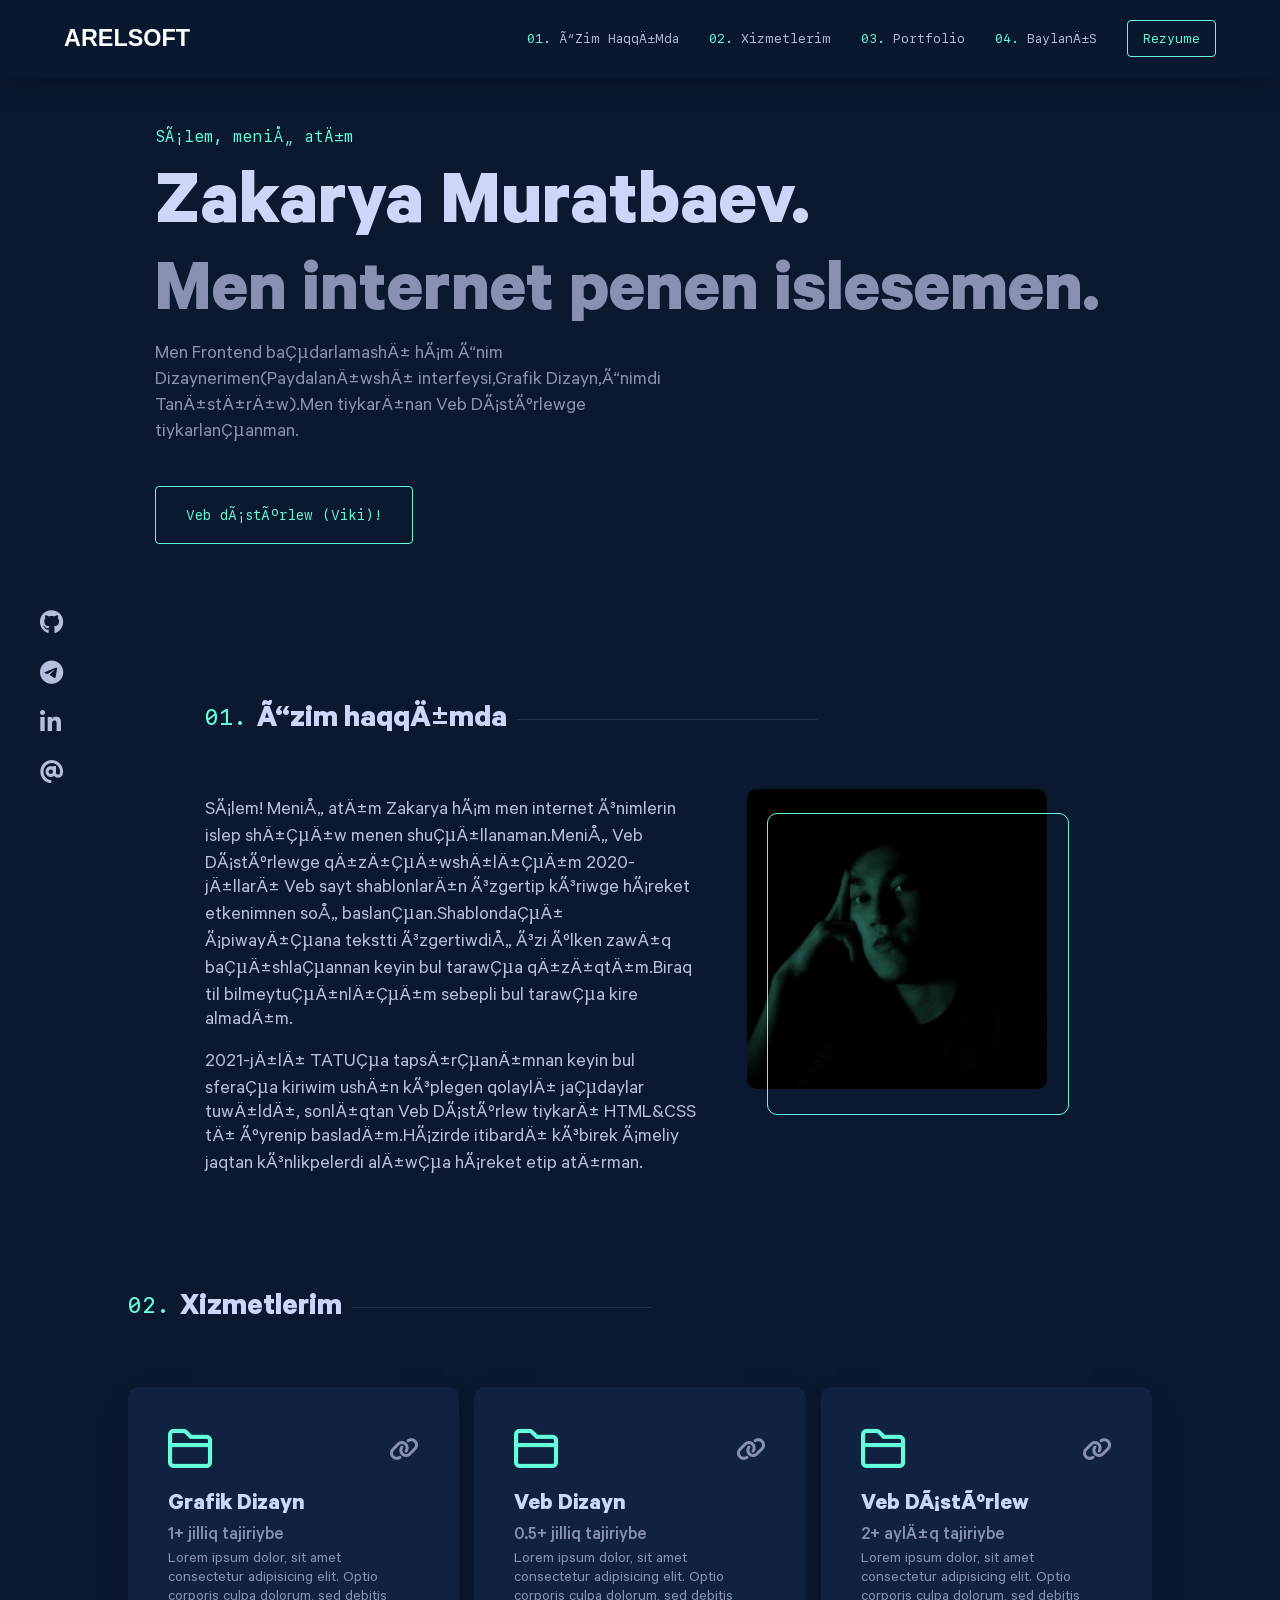
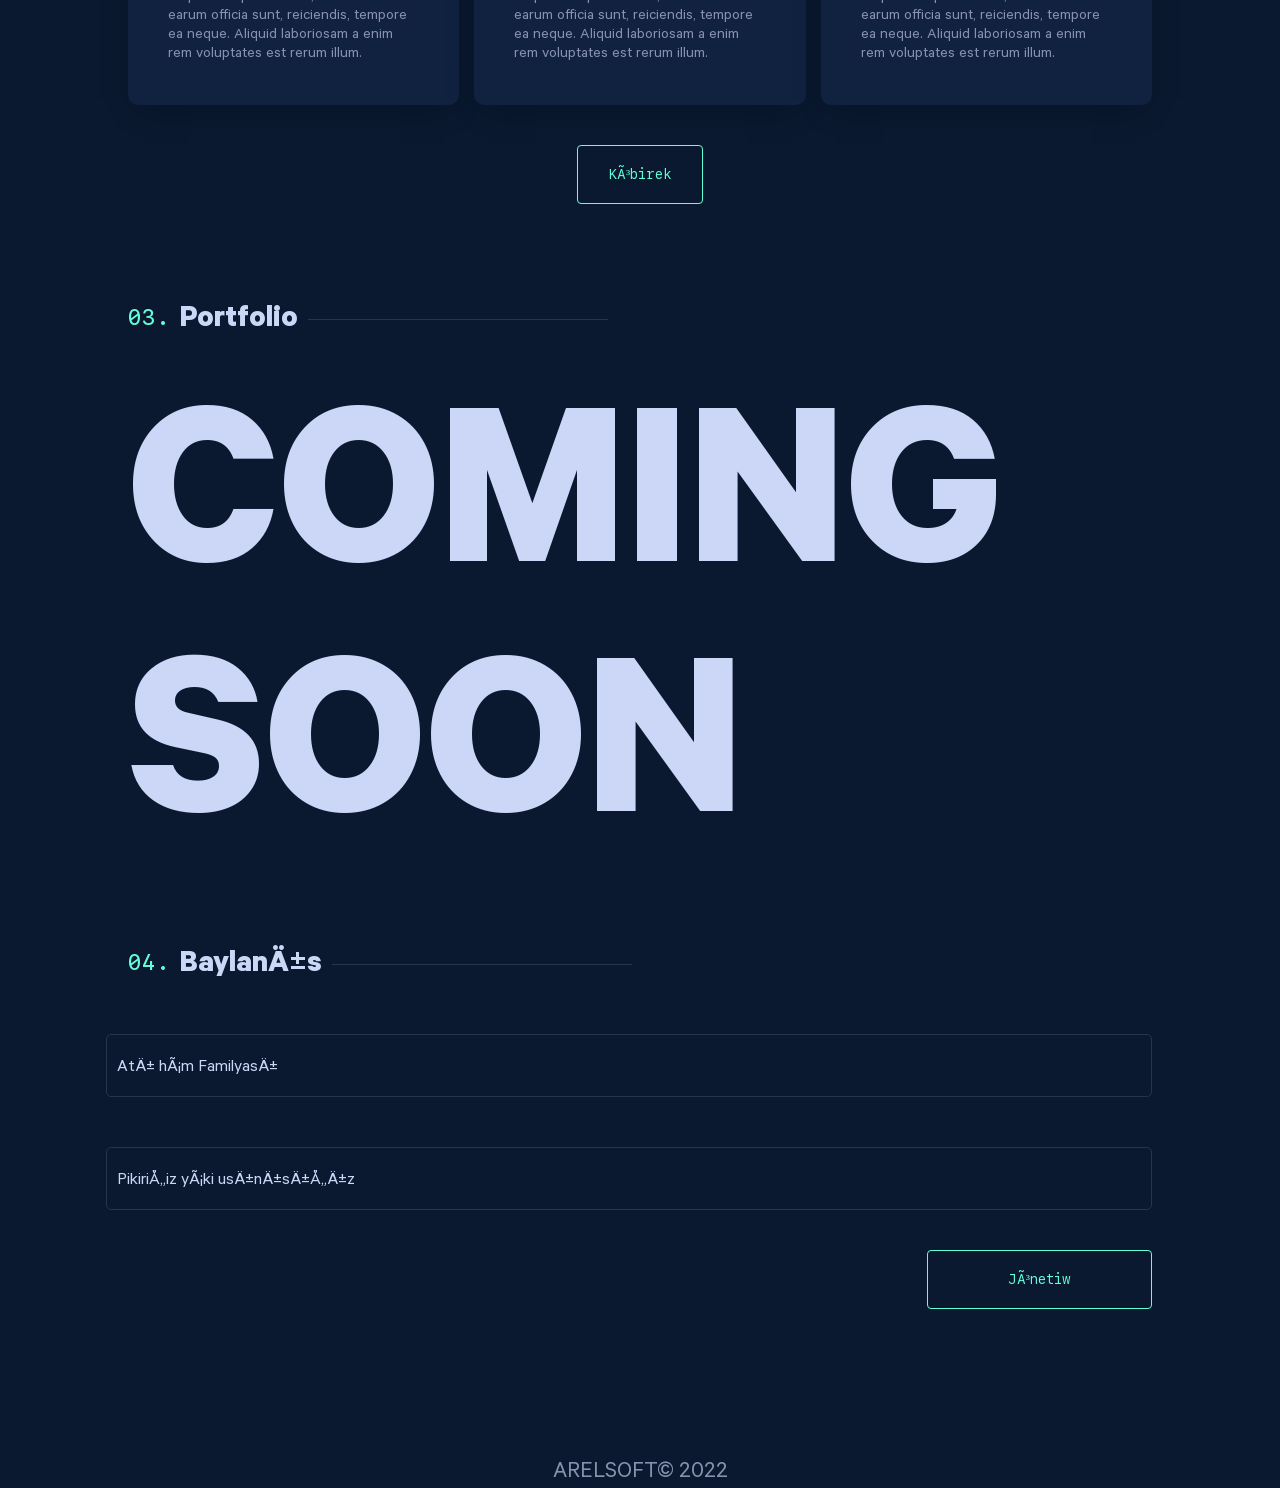
<file: index.html>
<!DOCTYPE html>
<html lang="en">
<head>
    <meta name="viewport" content="width=device-width, initial-scale=1.0">
    <link rel="icon" href="./images/logo.png">
    <link rel="stylesheet" href="./css/main.css">
    <link rel="stylesheet" href="https://cdnjs.cloudflare.com/ajax/libs/font-awesome/6.0.0/css/all.min.css" integrity="sha512-9usAa10IRO0HhonpyAIVpjrylPvoDwiPUiKdWk5t3PyolY1cOd4DSE0Ga+ri4AuTroPR5aQvXU9xC6qOPnzFeg==" crossorigin="anonymous" referrerpolicy="no-referrer" />
    
    <title>Portfolio</title>
</head>
<body>
    <span class="animation"></span>
    <!-- Header section-->
    <header class="main-header">
        <div class="main-container">
            <div class="main-header__brand">
                <span class="logo">
                    <h3>
                        <a href="index.html">
                            ArelSoft 
                        </a> 
                    </h3> 
                </span> 
            </div>
            <nav class="main-navigation flex">
                <ul class="main-navigation__items">
                    <li class="main-navigation__item">
                        <a href="#about-me">
                            <span class="number">
                                01.
                            </span>
                            Ózim haqqımda
                        </a>
                    </li>
                    <li class="main-navigation__item">
                        <a href="#services">
                            <span class="number">
                                02.
                            </span>
                            Xizmetlerim
                        </a>
                    </li>
                    <li class="main-navigation__item">
                        <a href="#portfolio">
                            <span class="number">
                                03.
                            </span>
                            Portfolio
                        </a>
                    </li>
                    <li class="main-navigation__item"> 
                        <a href="#contact">
                            <span class="number">
                                04.
                            </span>
                            Baylanıs
                        </a>  
                    </li>
                    <a href="#" class="resume-button"> Rezyume </a>
                </ul>
            </nav> 
        </div>     
    </header>
    <!-- /Header section -->
    <!-- Contacts Fixed -->
    <div class="contacts">
        <div class="left">
            <ul>
                <li>
                    <a href="#">
                        <i class="fa-brands fa-github"></i>
                    </a>
                </li>
                <li>
                    <a href="#">
                        <i class="fa-brands fa-telegram"></i>
                    </a>
                </li>
                <li>
                    <a href="#">
                        <i class="fa-brands fa-linkedin-in"></i>
                    </a>
                </li>
                <li>
                    <a href="#">
                        <i class="fa-solid fa-at"></i>
                    </a>
                </li>
            </ul>
        </div>
    </div>
    <!-- /Contacts Fixed -->
    <div class="container">
        <!-- Main section -->  
        <section class="main" id="main">
                <div class="main-subtitle">
                    <h1>Sálem, meniń atım</h1>
                </div>
                <div class="main-name">
                    <h1>
                        Zakarya Muratbaev.
                    </h1> 
                </div>
                <div class="main-title">
                    <h1>
                        Men internet penen islesemen.
                    </h1>
                </div>
                <p>
                    Men Frontend baǵdarlamashı hám Ónim Dizaynerimen(Paydalanıwshı interfeysi,Grafik Dizayn,Ónimdi Tanıstırıw).Men tiykarınan Veb Dástúrlewge tiykarlanǵanman.
                </p>
                <div class="button">
                    <a href="https://uz.wikipedia.org/wiki/Web-dasturchi">
                        Veb dástúrlew (Viki)!
                    </a>
                </div>
        </section>
        <!-- /Main section -->
        <!-- About-me section -->
        <section class="about-me" id="about-me">
            <h1 class="section-header">
                <span class="section-header__number">01.</span>
                Ózim haqqımda
                <span class="section-header__line"></span>
            </h1>
            <div class="about-me__items">
                <div class="about-me__info">
                    <p>
                        Sálem! Meniń atım Zakarya hám men internet ónimlerin islep shıǵıw menen shuǵıllanaman.Meniń Veb Dástúrlewge
                        qızıǵıwshılıǵım 2020-jılları Veb sayt shablonların ózgertip kóriwge háreket etkenimnen soń baslanǵan.Shablondaǵı
                        ápiwayıǵana tekstti ózgertiwdiń ózi úlken zawıq baǵıshlaǵannan keyin bul tarawǵa qızıqtım.Biraq til bilmeytuǵınlıǵım
                        sebepli bul tarawǵa kire almadım.
                    </p>
                    <p>
                        2021-jılı TATUǵa tapsırǵanımnan keyin bul sferaǵa kiriwim ushın kóplegen qolaylı jaǵdaylar tuwıldı, sonlıqtan Veb Dástúrlew tiykarı
                        HTML&CSS tı úyrenip basladım.Házirde itibardı kóbirek ámeliy jaqtan kónlikpelerdi alıwǵa háreket etip atırman.
                    </p>
                </div>
                <div class="about-me__image-section">
                    <div class="about-me__image">
                        <img src="./images/me.jpg" alt="#photo">                          
                    </div>
                    <div class="ramka"></div>
                </div>               
            </div>        
        </section>
        <!-- /About-me section -->
        <!-- Services section -->
        <section class="services" id="services">
            <h1 class="section-header">
                <span class="section-header__number">02.</span>
                Xizmetlerim
                <span class="section-header__line"></span>
            </h1>
            <ul class="service-cards">
                <li class="service-card">
                    <div class="card-header">
                        <i class="far fa-folder"></i>
                        <i class="fa fa-link">
                            <a href="#"></a>
                        </i>
                    </div>
                    <div class="card-text">
                        <h1 class="card-title">
                            Grafik Dizayn     
                        </h1>
                        <h3 class="card-subtitle">
                            1+ jilliq tajiriybe
                        </h3>
                        <p>
                            Lorem ipsum dolor, sit amet consectetur adipisicing elit. Optio corporis culpa dolorum, sed debitis earum officia sunt, reiciendis, tempore ea neque. Aliquid laboriosam a enim rem voluptates est rerum illum.
                        </p>
                    </div>
                </li>
                <li class="service-card">
                    <div class="card-header">
                        <i class="far fa-folder"></i>
                        <i class="fa fa-link">
                            <a href="#"></a>
                        </i>
                    </div>
                    <div class="card-text">
                        <h1 class="card-title">
                            Veb Dizayn     
                        </h1>
                        <h3 class="card-subtitle">
                            0.5+ jilliq tajiriybe
                        </h3>
                        <p>
                            Lorem ipsum dolor, sit amet consectetur adipisicing elit. Optio corporis culpa dolorum, sed debitis earum officia sunt, reiciendis, tempore ea neque. Aliquid laboriosam a enim rem voluptates est rerum illum.
                        </p>
                    </div>
                </li>
                <li class="service-card">
                    <div class="card-header">
                        <i class="far fa-folder"></i>
                        <i class="fa fa-link">
                            <a href="#"></a>
                        </i>
                    </div>
                    <div class="card-text">
                        <h1 class="card-title">
                            Veb Dástúrlew     
                        </h1>
                        <h3 class="card-subtitle">
                            2+ aylıq tajiriybe
                        </h3>
                        <p>
                            Lorem ipsum dolor, sit amet consectetur adipisicing elit. Optio corporis culpa dolorum, sed debitis earum officia sunt, reiciendis, tempore ea neque. Aliquid laboriosam a enim rem voluptates est rerum illum.
                        </p>
                    </div>
                </li>
            </ul>
            <div class="button center">
                <a href="#">
                    Kóbirek
                </a>
            </div>
        </section>
        <!-- /Services section -->
        <!-- Portfolio Section -->
        <section class="portfolio" id="portfolio">
            <h1 class="section-header">
                <span class="section-header__number">03.</span>
                Portfolio
                <span class="section-header__line"></span>
            </h1>
            <div class="portfolio-items">
                <H1>
                    COMING SOON
                </H1> 
            </div>
        </section>
        <!-- /Portfolio Section -->
        <!-- Contact section -->
        <section class="contact" id="contact">
            <h1 class="section-header">
                <span class="section-header__number">04.</span>
                Baylanıs
                <span class="section-header__line"></span>
            </h1>
            <div class="contact-item">
                <form action="get">
                    <input type="text" placeholder="Atı hám Familyası" name="fullname" required>
                    <input type="text" placeholder="Pikirińiz yáki usınısıńız" name="mind" required>  
                    <div class="button btn">
                        <a href="">
                            Jónetiw
                        </a>
                    </div>                 
                </form> 
            </div>
        </section>
        <!-- /Contact section -->
    </div>
    <!-- Footer section -->
    <footer class="footer">
        <nav class="footer-navigation">
            <p>
                <a href="#main">
                    ARELSOFT&COPY; 2022 
                </a>
            </p>
        </nav>
    </footer>
    <!-- /Footer section -->
</body>
</html>
</file>
<file: css/main.css>
/* Calibre Font */

@font-face {
    font-family: 'Calibre';
    src: url('/fonts/Calibre/Calibre-Bold.eot');
    src: url('/fonts/Calibre/Calibre-Bold.eot?#iefix') format('embedded-opentype'),
        url('/fonts/Calibre/Calibre-Bold.woff2') format('woff2'),
        url('/fonts/Calibre/Calibre-Bold.woff') format('woff'),
        url('/fonts/Calibre/Calibre-Bold.ttf') format('truetype');
    font-weight: bold;
    font-style: normal;
    font-display: swap;
}

@font-face {
    font-family: 'Calibre';
    src: url('/fonts/Calibre/Calibre-Medium.eot');
    src: url('/fonts/Calibre/Calibre-Medium.eot?#iefix') format('embedded-opentype'),
        url('/fonts/Calibre/Calibre-Medium.woff2') format('woff2'),
        url('/fonts/Calibre/Calibre-Medium.woff') format('woff'),
        url('/fonts/Calibre/Calibre-Medium.ttf') format('truetype');
    font-weight: 500;
    font-style: normal;
    font-display: swap;
}

@font-face {
    font-family: 'Calibre';
    src: url('/fonts/Calibre/Calibre-Regular.eot');
    src: url('/fonts/Calibre/Calibre-Regular.eot?#iefix') format('embedded-opentype'),
        url('/fonts/Calibre/Calibre-Regular.woff2') format('woff2'),
        url('/fonts/Calibre/Calibre-Regular.woff') format('woff'),
        url('/fonts/Calibre/Calibre-Regular.ttf') format('truetype');
    font-weight: normal;
    font-style: normal;
    font-display: swap;
}

@font-face {
    font-family: 'Calibre';
    src: url('/fonts/Calibre/Calibre-Thin.eot');
    src: url('/fonts/Calibre/Calibre-Thin.eot?#iefix') format('embedded-opentype'),
        url('/fonts/Calibre/Calibre-Thin.woff2') format('woff2'),
        url('/fonts/Calibre/Calibre-Thin.woff') format('woff'),
        url('/fonts/Calibre/Calibre-Thin.ttf') format('truetype');
    font-weight: 100;
    font-style: normal;
    font-display: swap;
}

/* SF Mono */

@font-face {
    font-family: 'SFMono';
    src: url('/fonts/SF\ Mono/SFMono-Medium.eot');
    src: url('/fonts/SF\ Mono/SFMono-Medium.eot?#iefix') format('embedded-opentype'),
        url('/fonts/SF\ Mono/SFMono-Medium.woff2') format('woff2'),
        url('/fonts/SF\ Mono/SFMono-Medium.woff') format('woff'),
        url('/fonts/SF\ Mono/SFMono-Medium.ttf') format('truetype');
    font-weight: 500;
    font-style: normal;
    font-display: swap;
}

@font-face {
    font-family: 'SFMono';
    src: url('/fonts/SF\ Mono/SFMono-Regular.eot');
    src: url('/fonts/SF\ Mono/SFMono-Regular.eot?#iefix') format('embedded-opentype'),
        url('/fonts/SF\ Mono/SFMono-Regular.woff2') format('woff2'),
        url('/fonts/SF\ Mono/SFMono-Regular.woff') format('woff'),
        url('/fonts/SF\ Mono/SFMono-Regular.ttf') format('truetype');
    font-weight: normal;
    font-style: normal;
    font-display: swap;
}

/* Progress */

.animation {
    display: block;
    position: fixed;
    z-index: 15;
    background: #0a192f;
    animation-name: progress;
    animation-duration: 2s;
    animation-timing-function: ease-in-out;
}

@keyframes progress {
    0% {
        background: #0a192f;
        width: 100%;
        height: 100%;
    }
    100% {
        background: none;
    } 
}

/* Core styles */

* {
    padding: 0;
    margin: 0;
    scroll-behavior: smooth;
}

body {
    background-color: #0a192f;
}

::-webkit-scrollbar-track {
    background: none;
}

::-webkit-scrollbar {
    width: 15px;
}

::-webkit-scrollbar-thumb{
    background-color: #495670;
    border: 3px solid #0a192f;;
    border-radius: 10px;

}

a {
    text-decoration: none;
}

ul li {
    list-style-type: none;
}

.container {
    width: 1024px;
    margin: 0 auto;
}

.active {
    color: #64ffda;
}

.center {
    text-align: center;
}

/* Header section */

.main-container {
    width: 90%;
    margin: 0 auto;
}

.main-header {
    position: sticky;
    top: 0;
    left: 0;
    z-index: 10;
    width: 100%;
    background-color: rgba(10, 25, 47, 0.39);
    backdrop-filter: blur(10px);
    box-shadow: rgba(2,12,27,0.7) 0 10px 30px -10px;
}

.main-header .main-container {
    display: flex;
    align-items: center;
    justify-content: space-between;
}

.main-header__brand {
    font-family: 'Roboto', sans-serif;
    text-transform: uppercase;
    font-size: 20px;
}

.main-header__brand a {
    text-decoration: none;
    color: #ffffff;
}

.number {
    color: #64ffda;
    font-family: 'SFMono';
    font-size: 13px;
    font-weight: 400;
}

.main-navigation__item {
    display: block;
}

.main-navigation ul {
    display: flex;
    align-items: center;
    justify-content: space-between;
}

.main-navigation ul li {
    font-family: 'SFMono';
    font-weight: normal;
    font-size: 13px;
    list-style-type: none;
    text-transform: capitalize;
}

.main-navigation ul {
    padding: 20px 0;
}

.main-navigation ul li a {
    padding: 10px 15px;
    text-decoration: none;
    color: #b4bfdc;
}

.main-navigation ul li:hover a {
    color: #64ffda;
    transition: all 0.4s ease;
    
}

.main-navigation ul li:hover {
    cursor: pointer;
}

.resume-button {
    margin-left: 15px;
    font-family: 'SFMono';
    font-weight: normal;
    font-size: 13px;
    color: #64ffda;
    padding: 10px 15px;
    border: 1px solid #64ffda;
    border-radius: 4px;
    transition: all 0.25s cubic-bezier(0.645,0.045,0.355,1);
}

.resume-button:hover {
    background-color: #8891b025;
}

/* Contacts fixed */

.contacts .left {
    display: flex;
    flex-direction: column;
    flex-wrap: wrap;
    align-items: center;
    justify-content: space-between;
    position: fixed;
    left: 40px;
    bottom: 90px;
}

.contacts .left ul li {
    list-style-type: none;
    margin-bottom: 25px;
    font-size: 16px;
}

.contacts .left i {
    font-size: 24px;
    color: #b4bfdc;
    transition: all 0.25s cubic-bezier(0.645,0.045,0.355,1);
}

.contacts .left i:hover {
    color: #64ffda;
    transform: translateY(-3px);
}

.contacts .left a {
    text-decoration: none;
}

/* Main section */

.main {
    margin: 0 27px;
    padding: 50px 0 60px 0;
}

.main-subtitle h1 {
    font-family: 'SFMono';
    font-size: 16px;
    font-weight: normal;
    color: #64ffda;
    margin-bottom: 20px;
}

.main-name h1 {
    font-family: 'Calibre';
    font-weight: 600;
    color: #ccd7f7;
    font-size: 80px;
    line-height: 88px;
}

.main-title h1 {
    font-family: 'Calibre';
    font-size: 76px;
    color: #8891b0;
    line-height: 88px;
}

.main p {
    font-size: 20px;
    line-height: 26px;
    font-family: 'Calibre';
    color: #8891b0;
    max-width: 540px;
}

.button a {
    margin-top: 40px;
    color: #64ffda;
    padding: 20px 30px;
    border: 1px solid #64ffda;
    border-radius: 4px;
    display: inline-block;
    font-family: 'SFMono';
    font-weight: normal;
    font-size: 14px;
    transition: all 0.25s cubic-bezier(0.645,0.045,0.355,1);
}

.button a:hover {
    background-color: #8891b025;
}

/* About-me section */

.about-me {
    padding-top: 100px;
    background-color: #0a192f;
    margin: 0 77px;
}

.section-header {
    color: #ccd6f6;
    font-family: 'Calibre';
    font-weight: 600;
    font-size: 32px;
    line-height: 35px;
    display: flex;
    align-items:center;
    -webkit-box-align: center;
}

.section-header__number {
    position: relative;
    top: -4px;
    color: #64ffda;
    font-size: 22px;
    font-family: 'SFMono';
    font-weight: 550;
    margin-right: 10px;
}

.section-header__line {
    position: relative;
    top: -2px;
    width: 300px;
    height: 1px;
    background-color: #25354f;
    margin-left: 10px;
}

.about-me__items {
    margin-top: 50px;
    display: grid;
    grid-template-columns: 3fr 2fr;
    gap: 50px;
}

.about-me__info {
    color: #b4bfdc;
    font-family: 'Calibre';
    font-weight: 400;
    font-size: 20px;
}

.about-me__info p {
    margin: 10px 0 15px 0;
}

.about-me__image img  {
    border-radius: 10px;
    width: 300px;
    height: 300px;
    z-index: 3;
}

.about-me__image {
    width: 100%;
    mix-blend-mode: multiply;
    filter: grayscale(100%) contrast(1);
    z-index: 3;
}

.ramka {
    position: relative;
    top: -280px;
    left: 20px;
    width: 300px;
    height: 300px;
    border: 1px solid #64ffda;
    border-radius: 10px;
    z-index: 0;
}

.about-me__image-section {
    height: 300px;
    width: 300px;
    background: #64ffda;
    border-radius: 14px;
    transition: all 0.25s cubic-bezier(0.645,0.045,0.355,1);
}

.about-me__image-section:hover {
    background: none;
    mix-blend-mode: normal;
    filter: grayscale(100%) contrast(1);
}

.about-me__image-section:hover .ramka {
    top: -290px;
    left: 10px;
}

/* Services section */

.services {
    padding-top: 100px;
}

.service-cards {
    list-style: none;
    padding: 0px;
    margin: 60px 0px 0px;
    display: grid;
    grid-template-columns: repeat(auto-fill, minmax(300px, 1fr));
    gap: 15px;
}

.service-card {
    border-radius: 10px;
    background-color: #112240;
    padding: 40px;
    box-sizing: border-box;
    box-shadow: 0 10px 30px -15px rgba(2,12,27,0.7);
    color: #fff;
    transition: all 0.25s cubic-bezier(0.645,0.045,0.355,1);
}

.service-card:hover {
    transform: translateY(-10px);
    cursor: pointer;
}

.card-header {
    display: flex;
    justify-content: space-between;
    margin-bottom: 20px;
    font-size: 24px;
    font-weight: 300;
    align-items: center;
    color: #8891b0;
}

.card-header  i:first-child {
    font-size: 44px;
    color: #64ffda;
}

.card-title {
    display: inline-block;
    font-weight: 600;
    font-size: 24px;
    font-style: normal;
    color: #cbd7f7;
    margin-bottom: 5px;
}

.service-card:hover .card-title {
    color: #64ffda;
}

.card-header i:hover {
    color: #64ffda;
}

.card-header i:hover .card-title {
    color: #cbd7f7 !important;
}

.card-subtitle {
    font-weight: 500;
    margin-bottom: 2.5px;
}

.card-text {
    font-family: 'Calibre';
    font-weight: 400;
    color: #8891b0;
}



/* Portfolio section */

.portfolio {
    padding-top: 100px;
}

.portfolio-items {
    margin-top: 60px;
}

.portfolio-items h1 {
    color: #ccd7f7;
    font-size: 250px;
    font-family: 'Calibre';
    font-weight: bold;
    line-height: 250px;
}

/* Contact section */

.contact {
    margin-top: 50px;
}

.contact-item {
    margin-top: 50px;
    margin-bottom: 150px;
}

.contact-item form {
    display: flex;
    flex-direction: column;
    align-items: flex-end;
}

.contact-item input {
    width: 100%;
    padding: 20px 10px;
    border: 1px solid #25354f;
    background: #0a192f;
    border-radius: 5px;
    font-size: 18px;
    color: #cbd7f7;
}

.contact-item form input:first-child {
    margin-bottom: 50px;
}

.contact-item input::placeholder {
    color: #cbd7f7;
    font-family: 'Calibre';
}
.contact-item input::selection {
    border: 1px solid #0a192f;
}

.btn  a {
    padding: 20px 80px;
}

/* Footer */

.footer-navigation p {
    text-align: center;
    font-family: 'Calibre';
    margin-top: 30px;
    font-size: 24px;
}

.footer-navigation p a {
    color: #8891b0;
    transition: all 0.4s ease;
}

.footer-navigation p a:hover {
    color: #64ffda;
}
</file>
